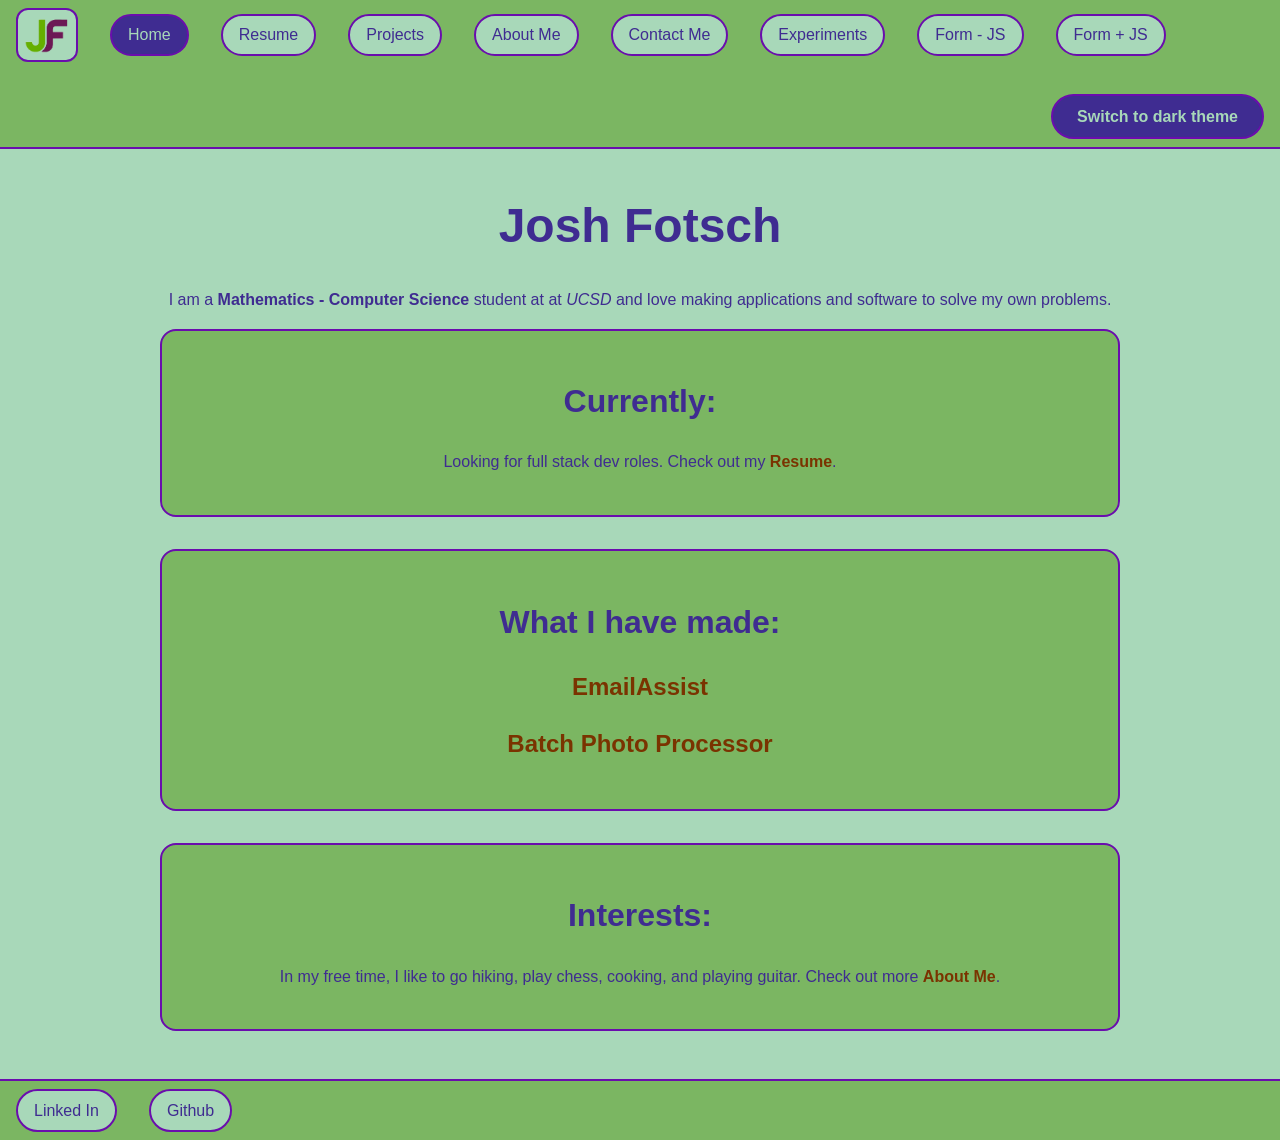
<file: index.html>
<!DOCTYPE html>
<html lang="en">

<head>
  <meta charset="utf-8">
  <meta name="viewport" content="width=device-width, initial-scale=1">
  <title>Josh Fotsch</title>
  <script src="hello-world.js"></script>
  <link rel="icon" type="image/png" href="media/logo.png">
  <link rel="stylesheet" href="style.css">
  <script src="theme.js"></script>
</head>

<body>
  <header>
    <picture>
      <source media="(prefers-color-scheme: dark)" srcset="media/logo-dark.png">
      <img src="media/logo.png" alt="Site logo" width="50">
    </picture>
    <nav>
      <ul>
        <li>
          <a href="index.html" aria-current="page">Home</a>
        </li>
        <li>
          <a href="resume.html">Resume</a>
        </li>
        <li>
          <a href="projects.html">Projects</a>
        </li>
        <li>
          <a href="about.html">About Me</a>
        </li>
        <li>
          <a href="contact.html">Contact Me</a>
        </li>
        <li>
          <a href="experiments.html">Experiments</a>
        </li>
        <li>
          <a href="form-no-js.html">Form - JS</a>
        </li>
        <li>
          <a href="form-with-js.html">Form + JS</a>
        </li>
      </ul>
    </nav>
  </header>

  <main>
    <h1>Josh Fotsch</h1>
    <p>I am a<b> Mathematics - Computer Science</b> student at at <i>UCSD</i> and love making applications and software
      to solve my
      own problems.</p>

    <section class="currently-section card">
      <h2>Currently:</h2>
      <p>Looking for full stack dev roles. Check out my <a href="resume.html"><strong>Resume</strong></a>.</p>
    </section>

    <section class="projects-section card">
      <h2>What I have made:</h2>
      <article>
        <h3><a href="projects.html#EmailAssist">EmailAssist</a></h3>
      </article>
      <article>
        <h3> <a href="projects.html#Batch-Photo-Processor">Batch Photo Processor</a></h3>
      </article>
    </section>

    <section class="interests-section card">
      <h2>Interests:</h2>
      <p>In my free time, I like to go hiking, play chess, cooking, and playing guitar. Check out more <a
          href="about.html"><strong>About Me</strong></a>.</p>
    </section>

    <hello-world></hello-world>
    <noscript>JavaScript is off. Consider turning it on for full effect!</noscript>

  </main>

  <footer>
    <ul>
      <li>
        <a href="https://www.linkedin.com/in/joshua-fotsch222/">Linked In</a>
      </li>
      <li>
        <a href="https://github.com/joshuafotsch">Github</a>
      </li>
    </ul>
  </footer>
</body>

</html>
</file>
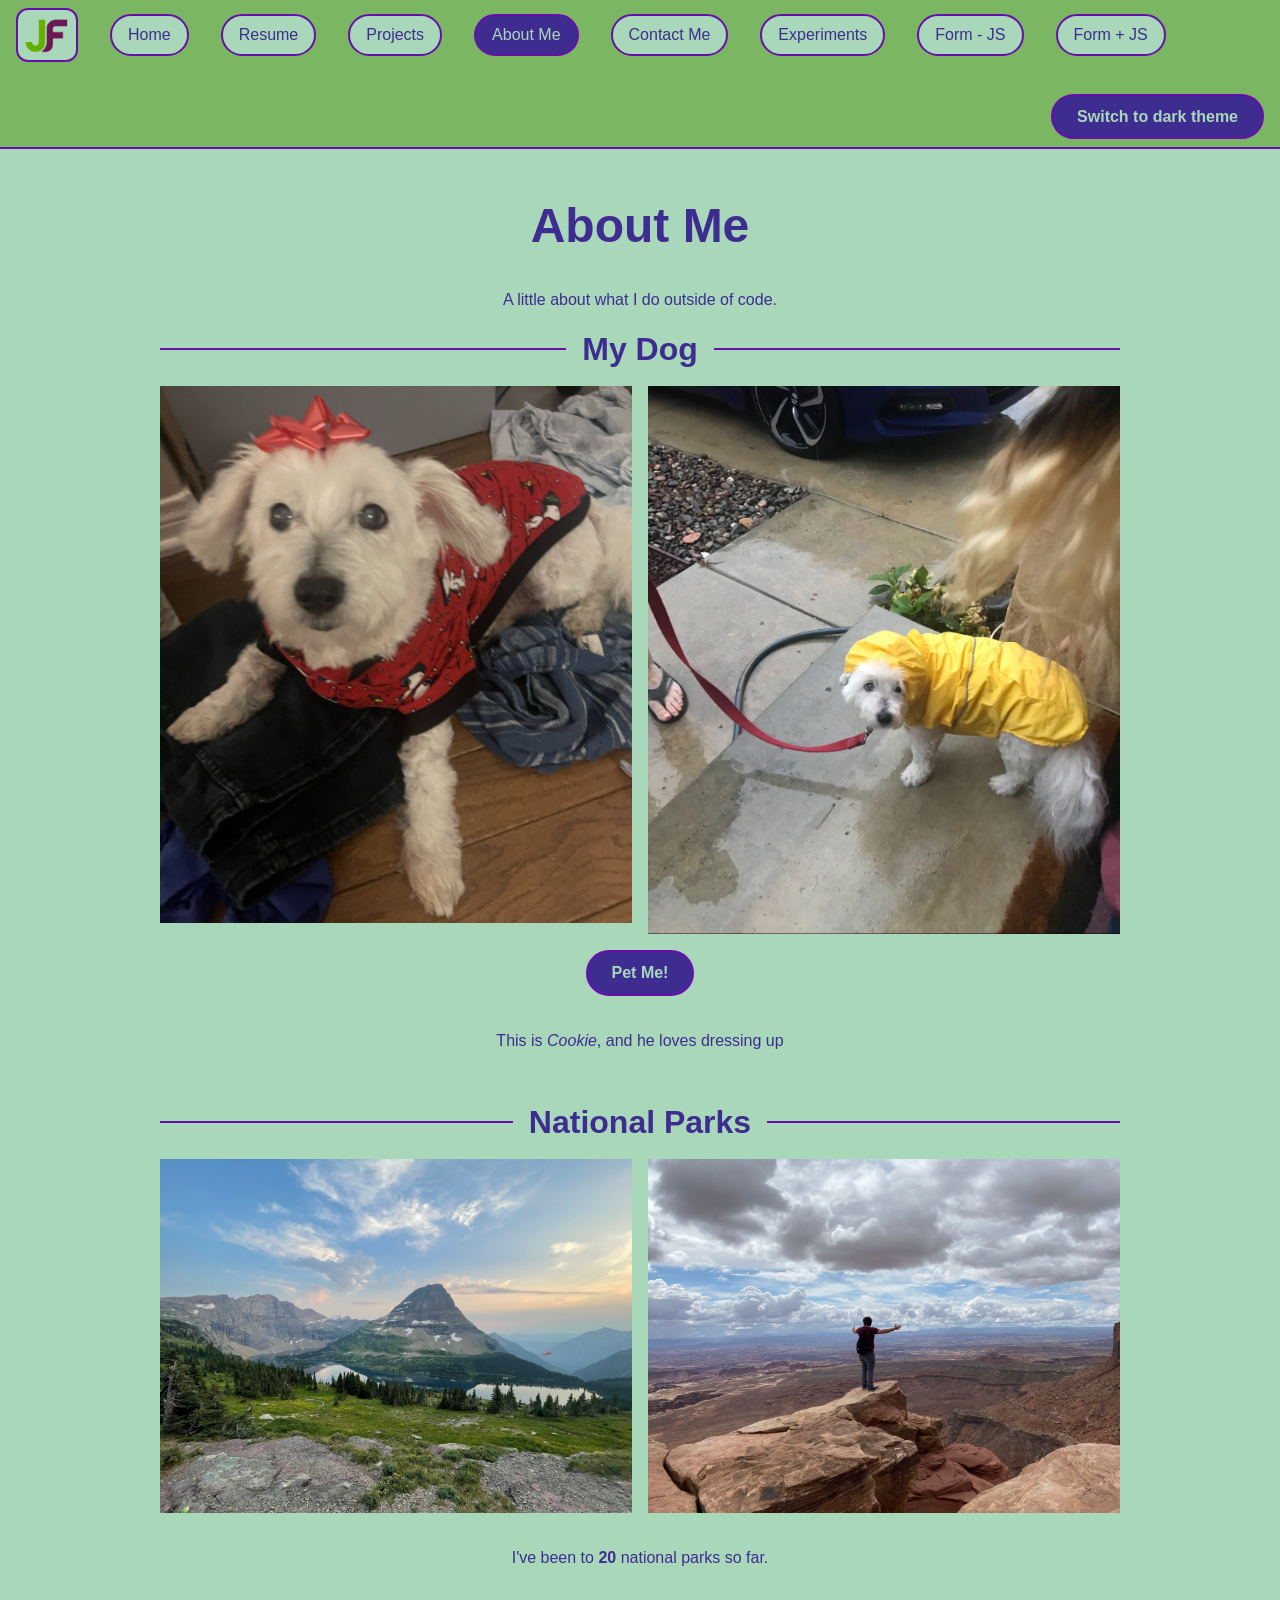
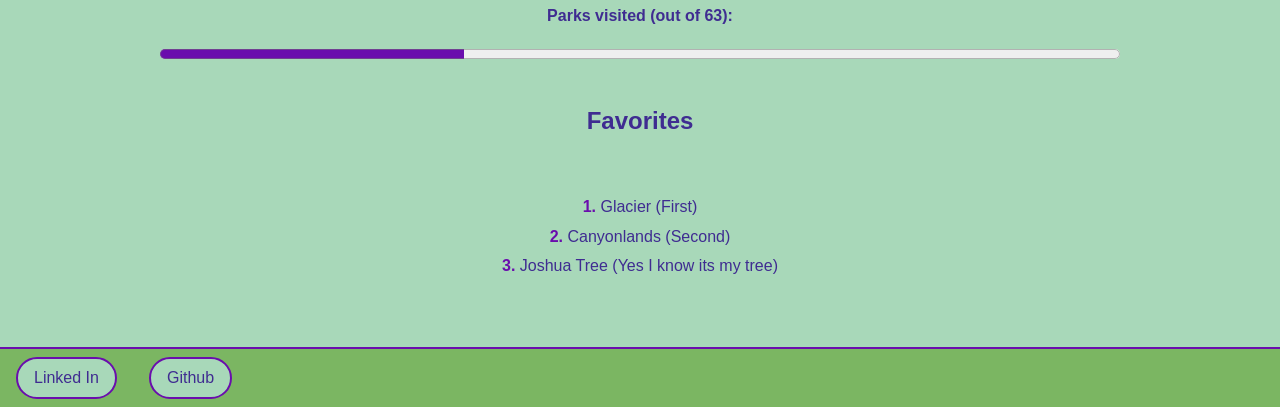
<file: about.html>
<!DOCTYPE html>
<html lang="en">

<head>
  <meta charset="UTF-8">
  <meta name="viewport" content="width=device-width, initial-scale=1.0">
  <link rel="icon" type="image/png" href="media/logo.png">
  <link rel="stylesheet" href="style.css">
  <script src="theme.js"></script>
  <title>About Me</title>
</head>

<body class="page-about">

  <header>
    <picture>
      <source media="(prefers-color-scheme: dark)" srcset="media/logo-dark.png">
      <img src="media/logo.png" alt="Site logo" width="50">
    </picture>
    <nav>
      <ul>
        <li>
          <a href="index.html">Home</a>
        </li>
        <li>
          <a href="resume.html">Resume</a>
        </li>
        <li>
          <a href="projects.html">Projects</a>
        </li>
        <li>
          <a href="about.html" aria-current="page">About Me</a>
        </li>
        <li>
          <a href="contact.html">Contact Me</a>
        </li>
        <li>
          <a href="experiments.html">Experiments</a>
        </li>
        <li>
          <a href="form-no-js.html">Form - JS</a>
        </li>
        <li>
          <a href="form-with-js.html">Form + JS</a>
        </li>
      </ul>
    </nav>
  </header>

  <main>
    <h1>About Me</h1>
    <p>A little about what I do outside of code.</p>


    <section id="dog">
      <h2>My Dog</h2>
      <img src="media/CookieAtChristmas.jpg" alt="Site Owners Dog in a christmas outfit" width="400">
      <img src="media/CookieInTheRain.png" alt="Site Owners Dog in a rain coat" width="400">
      <button command="show-modal" commandfor="my-dialog">Pet Me!</button>

      <dialog id="my-dialog">
        <p>🐕Woof!!!!🐶</p>
        <button command="close" commandfor="my-dialog">Close</button>
      </dialog>
      <p>This is <em>Cookie</em>, and he loves dressing up</p>
    </section>

    <section id="national-parks">
      <h2>National Parks</h2>
      <img src="media/Glacier.jpg" alt="Scenic view with a mountain and a lake" width="400">
      <img src="media/CanyonLands.jpg" alt="Scenic view of a CanyonLands with site owner standing on a rock"
        width="400">
      <p>I've been to <strong>20</strong> national parks so far.</p>

      <label for="parks-progress">Parks visited (out of 63):</label>
      <progress id="parks-progress" value="20" max="63">20 of 63</progress>

      <h3>Favorites</h3>
      <ol>
        <li>Glacier (First)</li>
        <li>Canyonlands (Second)</li>
        <li>Joshua Tree (Yes I know its my tree)</li>
      </ol>
    </section>


  </main>



  <footer>
    <ul>
      <li>
        <a href="https://www.linkedin.com/in/joshua-fotsch222/">Linked In</a>
      </li>
      <li>
        <a href="https://github.com/joshuafotsch">Github</a>
      </li>
    </ul>
  </footer>
</body>

</html>
</file>
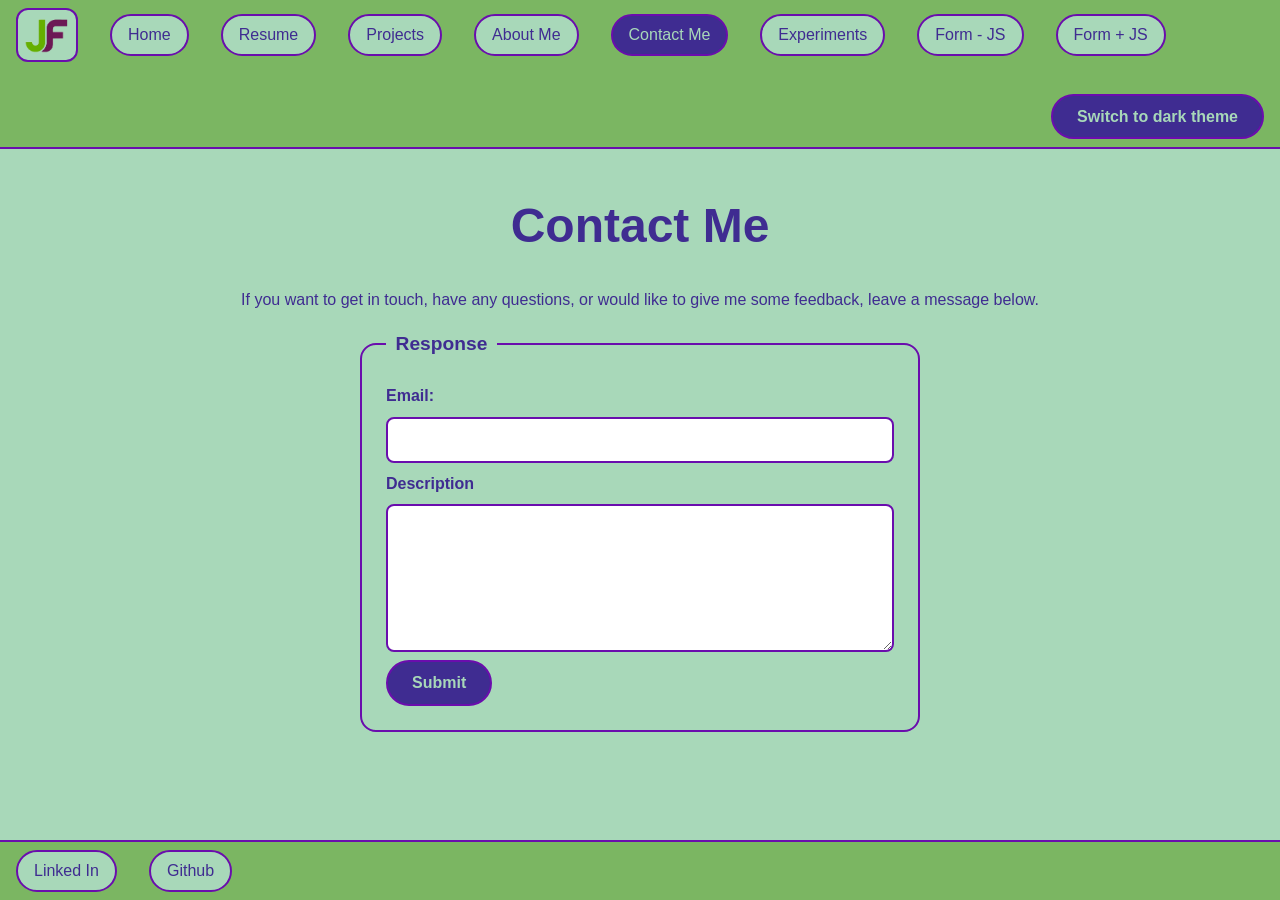
<file: contact.html>
<!DOCTYPE html>
<html lang="en">

<head>
  <meta charset="UTF-8">
  <meta name="viewport" content="width=device-width, initial-scale=1.0">
  <link rel="icon" type="image/png" href="media/logo.png">
  <link rel="stylesheet" href="style.css">
  <script src="theme.js"></script>
  <title>Contact Me</title>
</head>

<body>

  <header>
    <picture>
      <source media="(prefers-color-scheme: dark)" srcset="media/logo-dark.png">
      <img src="media/logo.png" alt="Site logo" width="50">
    </picture>
    <nav>
      <ul>
        <li>
          <a href="index.html">Home</a>
        </li>
        <li>
          <a href="resume.html">Resume</a>
        </li>
        <li>
          <a href="projects.html">Projects</a>
        </li>
        <li>
          <a href="about.html">About Me</a>
        </li>
        <li>
          <a href="contact.html" aria-current="page">Contact Me</a>
        </li>
        <li>
          <a href="experiments.html">Experiments</a>
        </li>
        <li>
          <a href="form-no-js.html">Form - JS</a>
        </li>
        <li>
          <a href="form-with-js.html">Form + JS</a>
        </li>
      </ul>
    </nav>
  </header>

  <main>
    <h1>Contact Me</h1>
    <p>If you want to get in touch, have any questions, or would like to give me some feedback, leave a message below.
    </p>

    <form>
      <fieldset>
        <legend>Response</legend>
        <label for="response-email"><span>Email:</span></label>
        <input type="email" id="response-email" name="email">
        <label for="response-description">Description</label>
        <textarea id="response-description" name="description" rows="5" cols="50" required minlength="2"></textarea>
        <button>Submit</button>
      </fieldset>
    </form>
  </main>


  <footer>
    <ul>
      <li>
        <a href="https://www.linkedin.com/in/joshua-fotsch222/">Linked In</a>
      </li>
      <li>
        <a href="https://github.com/joshuafotsch">Github</a>
      </li>
    </ul>
  </footer>
</body>

</html>
</file>
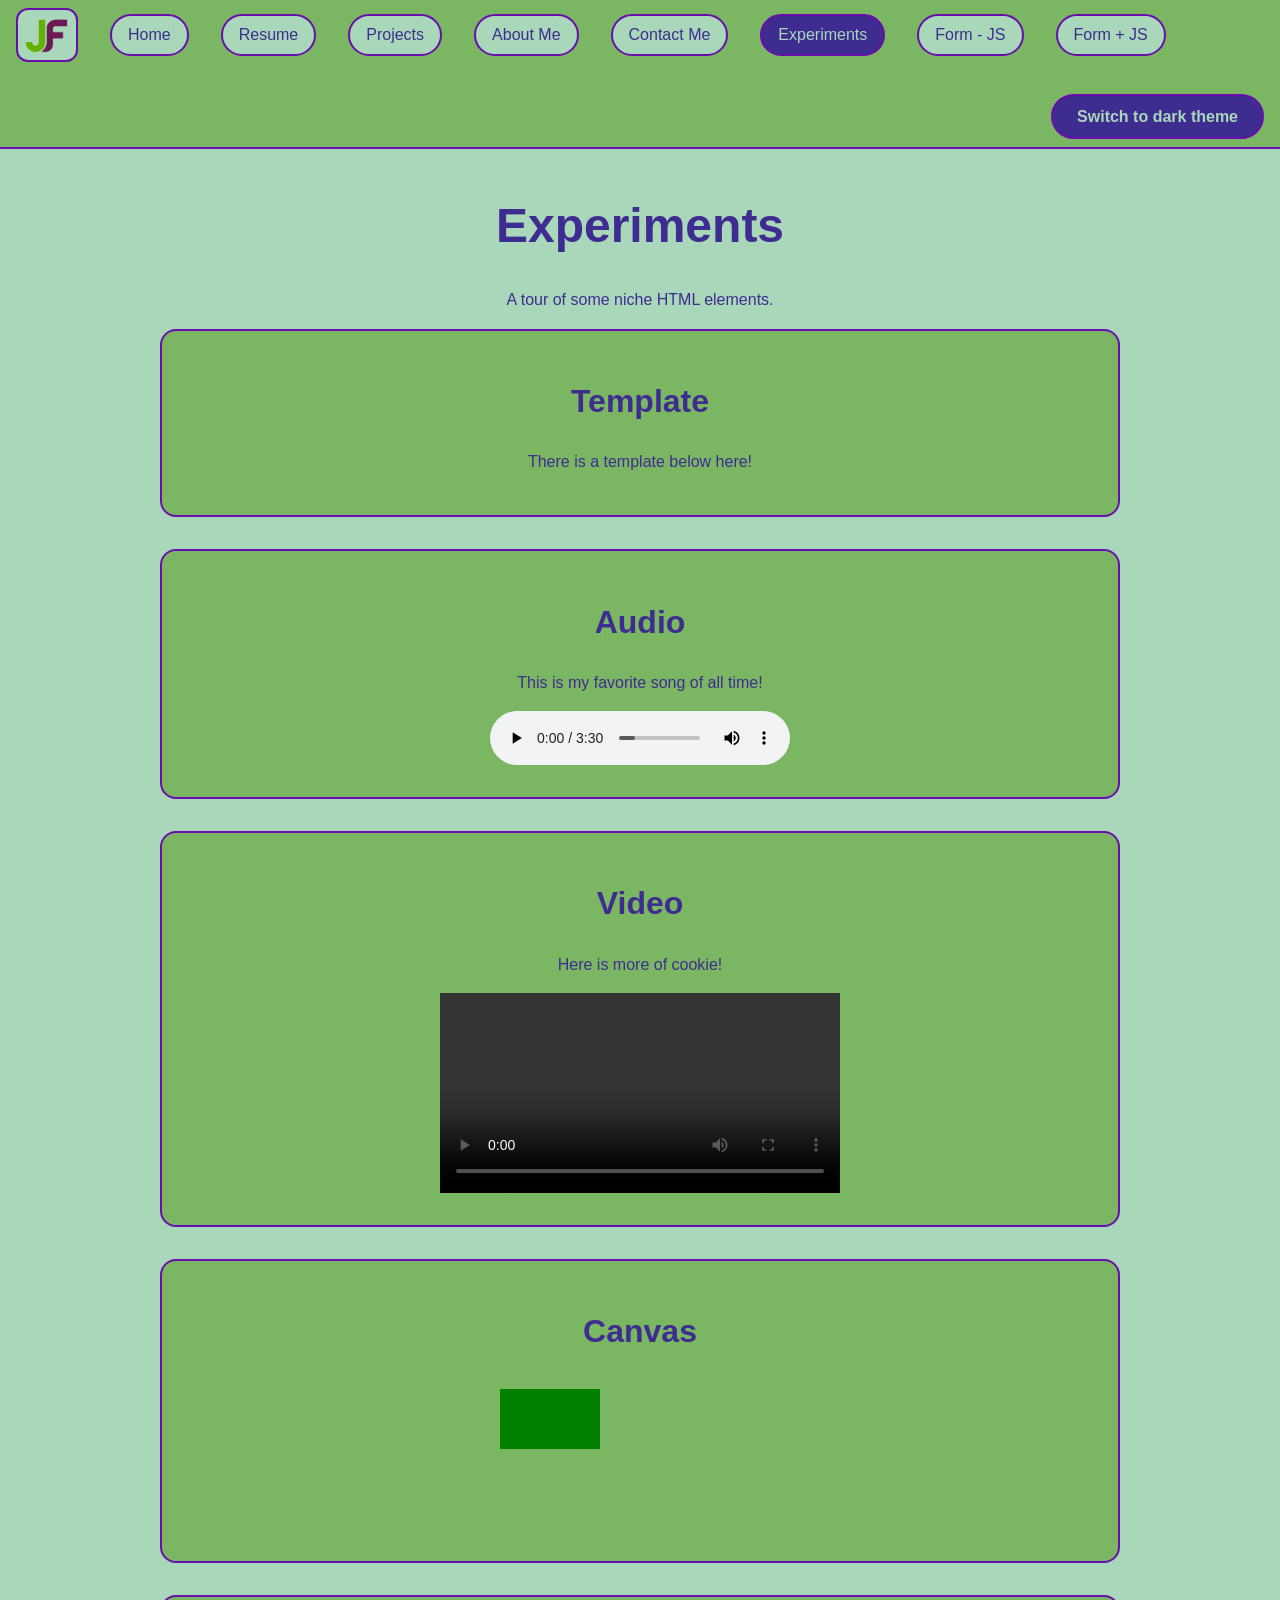
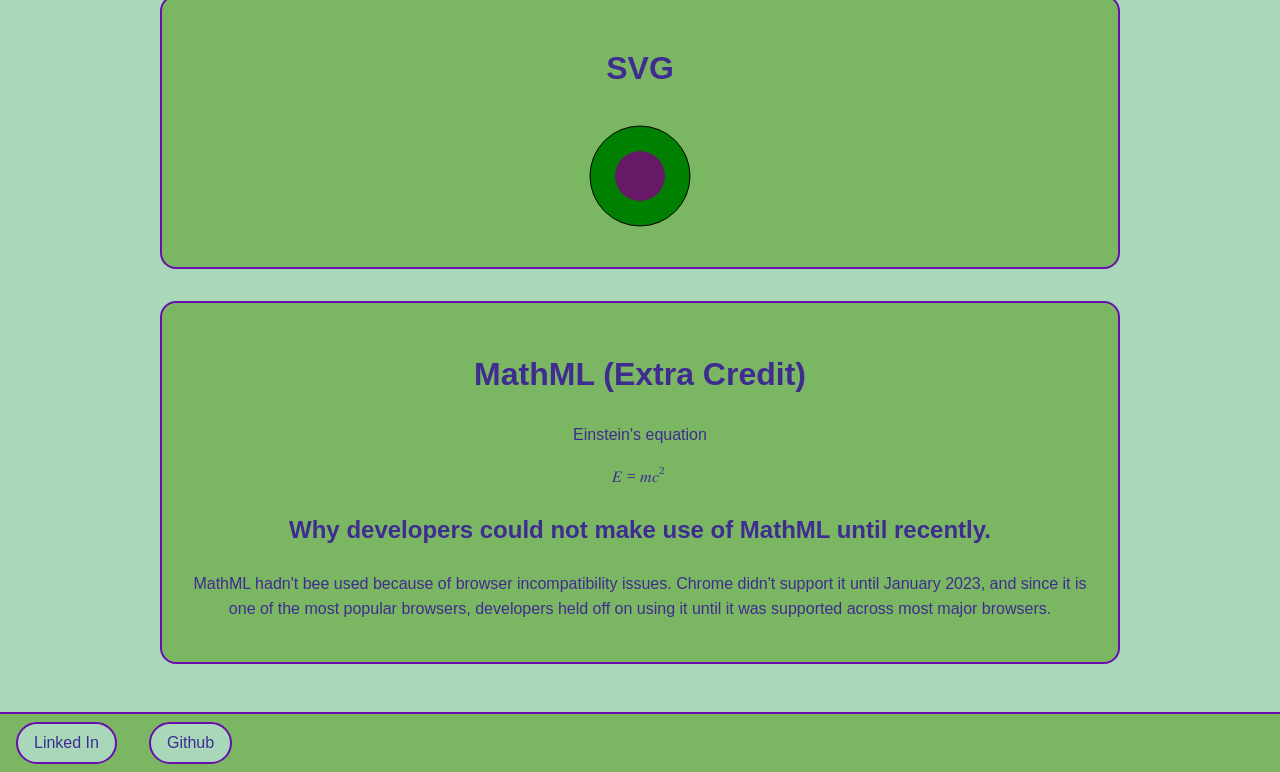
<file: experiments.html>
<!DOCTYPE html>
<html lang="en">

<head>
  <meta charset="UTF-8">
  <meta name="viewport" content="width=device-width, initial-scale=1.0">
  <link rel="icon" type="image/png" href="media/logo.png">
  <link rel="stylesheet" href="style.css">
  <script src="theme.js"></script>
  <title>Experiments</title>
</head>

<body>
  <header>
    <picture>
      <source media="(prefers-color-scheme: dark)" srcset="media/logo-dark.png">
      <img src="media/logo.png" alt="Site logo" width="50">
    </picture>
    <nav>
      <ul>
        <li>
          <a href="index.html">Home</a>
        </li>
        <li>
          <a href="resume.html">Resume</a>
        </li>
        <li>
          <a href="projects.html">Projects</a>
        </li>
        <li>
          <a href="about.html">About Me</a>
        </li>
        <li>
          <a href="contact.html">Contact Me</a>
        </li>
        <li>
          <a href="experiments.html" aria-current="page">Experiments</a>
        </li>
        <li>
          <a href="form-no-js.html">Form - JS</a>
        </li>
        <li>
          <a href="form-with-js.html">Form + JS</a>
        </li>
      </ul>
    </nav>
  </header>
  <main>

    <h1>Experiments</h1>
    <p>A tour of some niche HTML elements.</p>


    <section id="template-demo" class="card">
      <h2>Template</h2>
      <p>There is a template below here!</p>
      <template id="project-template">
        <article>
          <h3>Project name</h3>
          <p>Project description goes here.</p>
        </article>
      </template>
    </section>


    <section id="audio-demo" class="card">
      <h2>Audio</h2>
      <p>This is my favorite song of all time!</p>
      <audio controls>
        <source src="media/Hey-Ya-Cover-KAMAUU.mp3" type="audio/mpeg">
      </audio>
    </section>

    <section id="video-demo" class="card">
      <h2>Video</h2>
      <p>Here is more of cookie!</p>
      <video controls width="400" preload="metadata">
        <source src="media/CookieVideo.mp4" type="video/mp4">
      </video>
    </section>

    <section id="canvas-demo" class="card">
      <h2>Canvas</h2>
      <div id="canvas-wrapper">
        <canvas id="demo-canvas" width="300" height="150"></canvas>
      </div>
      <script>
        const canvas = document.getElementById("demo-canvas");
        const context = canvas.getContext("2d");
        context.fillStyle = "green";
        context.fillRect(10, 10, 100, 60);
      </script>
    </section>

    <section id="svg-demo" class="card">
      <h2>SVG</h2>
      <svg width="120" height="120" viewBox="0 0 120 120" role="img" aria-labelledby="svg-title">
        <title id="svg-title">A green circle with a purple center</title>
        <circle cx="60" cy="60" r="50" fill="green" stroke="black" />
        <circle cx="60" cy="60" r="25" fill="purple" opacity="0.8" />
      </svg>
    </section>


    <section id="mathml-demo" class="card">
      <h2>MathML (Extra Credit)</h2>
      <p>Einstein's equation</p>
      <math>
        <mrow>
          <mi>E</mi>
          <mo>=</mo>
          <mi>m</mi>
          <msup>
            <mi>c</mi>
            <mn>2</mn>
          </msup>
        </mrow>
      </math>
      <h3>Why developers could not make use of MathML until recently.</h3>
      <p>MathML hadn't bee used because of browser incompatibility issues. Chrome didn't support it until January 2023,
        and since it is one of the most popular browsers, developers held off on using it until it was supported across
        most major browsers. </p>
    </section>

  </main>
  <footer>
    <ul>
      <li>
        <a href="https://www.linkedin.com/in/joshua-fotsch222/">Linked In</a>
      </li>
      <li>
        <a href="https://github.com/joshuafotsch">Github</a>
      </li>
    </ul>
  </footer>
</body>

</html>
</file>
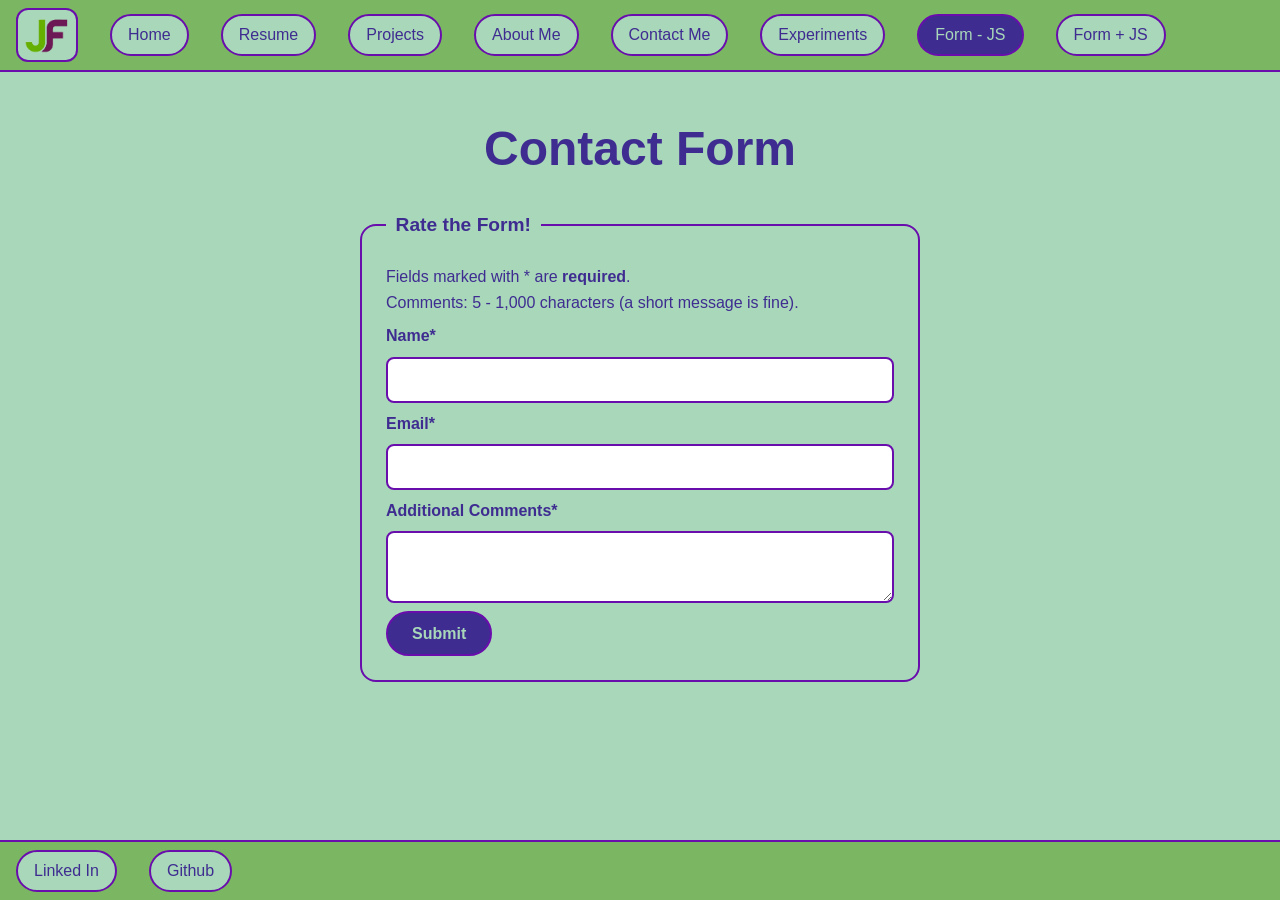
<file: form-no-js.html>
<!DOCTYPE html>
<html lang="en">

<head>
  <meta charset="UTF-8">
  <meta name="viewport" content="width=device-width, initial-scale=1.0">
  <link rel="icon" type="image/png" href="media/logo.png">
  <link rel="stylesheet" href="style.css">
  <title>Form</title>
</head>

<body>
  <header>
    <picture>
      <source media="(prefers-color-scheme: dark)" srcset="media/logo-dark.png">
      <img src="media/logo.png" alt="Site logo" width="50">
    </picture>
    <nav>
      <ul>
        <li>
          <a href="index.html">Home</a>
        </li>
        <li>
          <a href="resume.html">Resume</a>
        </li>
        <li>
          <a href="projects.html">Projects</a>
        </li>
        <li>
          <a href="about.html">About Me</a>
        </li>
        <li>
          <a href="contact.html">Contact Me</a>
        </li>
        <li>
          <a href="experiments.html">Experiments</a>
        </li>
        <li>
          <a href="form-no-js.html" aria-current="page">Form - JS</a>
        </li>
        <li>
          <a href="form-with-js.html">Form + JS</a>
        </li>
      </ul>
    </nav>
  </header>

  <main>
    <h1>Contact Form</h1>

    <form action="https://httpbin.org/post" method="post">

      <fieldset>
        <legend>Rate the Form!</legend>
        <p id="form-instructions">
          Fields marked with * are <strong>required</strong>. <br>
          Comments: 5 - 1,000 characters (a short message is fine).
        </p>

        <label for="name">Name*</label>
        <input type="text" name="name" id="name" autocomplete="name" required minlength="1" maxlength="100">

        <label for="email">Email*</label>
        <input type="email" name="email" id="email" autocomplete="email" required>

        <label for="comments">Additional Comments*</label>
        <textarea name="comments" id="comments" required minlength="5" maxlength="1000"></textarea>

        <input type="hidden" name="possible_bot" value="true">

        <button type="submit">Submit</button>
      </fieldset>


    </form>
  </main>

  <footer>
    <ul>
      <li>
        <a href="https://www.linkedin.com/in/joshua-fotsch222/">Linked In</a>
      </li>
      <li>
        <a href="https://github.com/joshuafotsch">Github</a>
      </li>
    </ul>
  </footer>
</body>

</html>
</file>
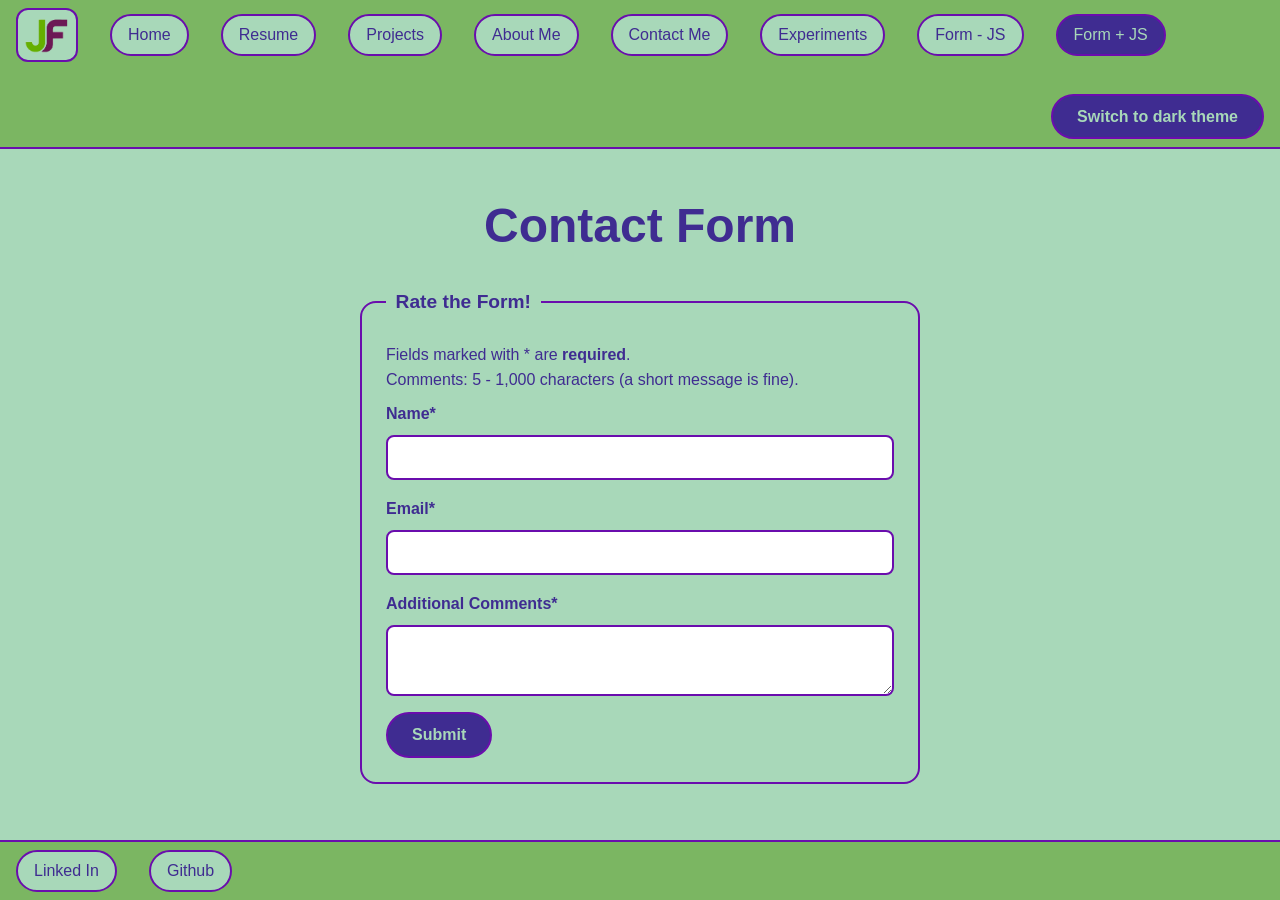
<file: form-with-js.html>
<!DOCTYPE html>
<html lang="en">

<head>
  <meta charset="UTF-8">
  <meta name="viewport" content="width=device-width, initial-scale=1.0">
  <link rel="icon" type="image/png" href="media/logo.png">
  <link rel="stylesheet" href="style.css">
  <script src="theme.js"></script>
  <script src="form.js" defer></script>
  <title>Form</title>
</head>

<body>
  <header>
    <picture>
      <source media="(prefers-color-scheme: dark)" srcset="media/logo-dark.png">
      <img src="media/logo.png" alt="Site logo" width="50">
    </picture>
    <nav>
      <ul>
        <li>
          <a href="index.html">Home</a>
        </li>
        <li>
          <a href="resume.html">Resume</a>
        </li>
        <li>
          <a href="projects.html">Projects</a>
        </li>
        <li>
          <a href="about.html">About Me</a>
        </li>
        <li>
          <a href="contact.html">Contact Me</a>
        </li>
        <li>
          <a href="experiments.html">Experiments</a>
        </li>
        <li>
          <a href="form-no-js.html">Form - JS</a>
        </li>
        <li>
          <a href="form-with-js.html" aria-current="page">Form + JS</a>
        </li>
      </ul>
    </nav>
  </header>

  <main>
    <h1>Contact Form</h1>

    <form action="https://httpbin.org/post" method="post">

      <fieldset>
        <legend>Rate the Form!</legend>
        <p id="form-instructions">
          Fields marked with * are <strong>required</strong>. <br>
          Comments: 5 - 1,000 characters (a short message is fine).
        </p>

        <div id="name-info">
          <label for="name">Name*</label>
          <p class="char-limit" id="name-count" hidden></p>
        </div>
        <input type="text" name="name" id="name" autocomplete="name" required minlength="1" maxlength="100"
          aria-describedby="form-instructions name-count name-error">
        <p id="name-error" class="error" aria-live="polite"></p>

        <label for="email">Email*</label>
        <input type="email" name="email" id="email" autocomplete="email" required
          aria-describedby="form-instructions email-error">
        <p id="email-error" class="error" aria-live="polite"></p>

        <div id="comments-info">
          <label for="comments">Additional Comments*</label>
          <p class="char-limit" id="comments-count" hidden></p>
        </div>
        <textarea name="comments" id="comments" required minlength="5" maxlength="1000"
          aria-describedby="form-instructions comments-count comments-error"></textarea>
        <p id="comments-error" class="error" aria-live="polite"></p>

        <input type="hidden" name="possible_bot" value="true">
        <input type="hidden" name="form-errors">

        <button id="form-submit" type="submit">Submit</button>
      </fieldset>

    </form>
  </main>

  <footer>
    <ul>
      <li>
        <a href="https://www.linkedin.com/in/joshua-fotsch222/">Linked In</a>
      </li>
      <li>
        <a href="https://github.com/joshuafotsch">Github</a>
      </li>
    </ul>
  </footer>
</body>

</html>
</file>
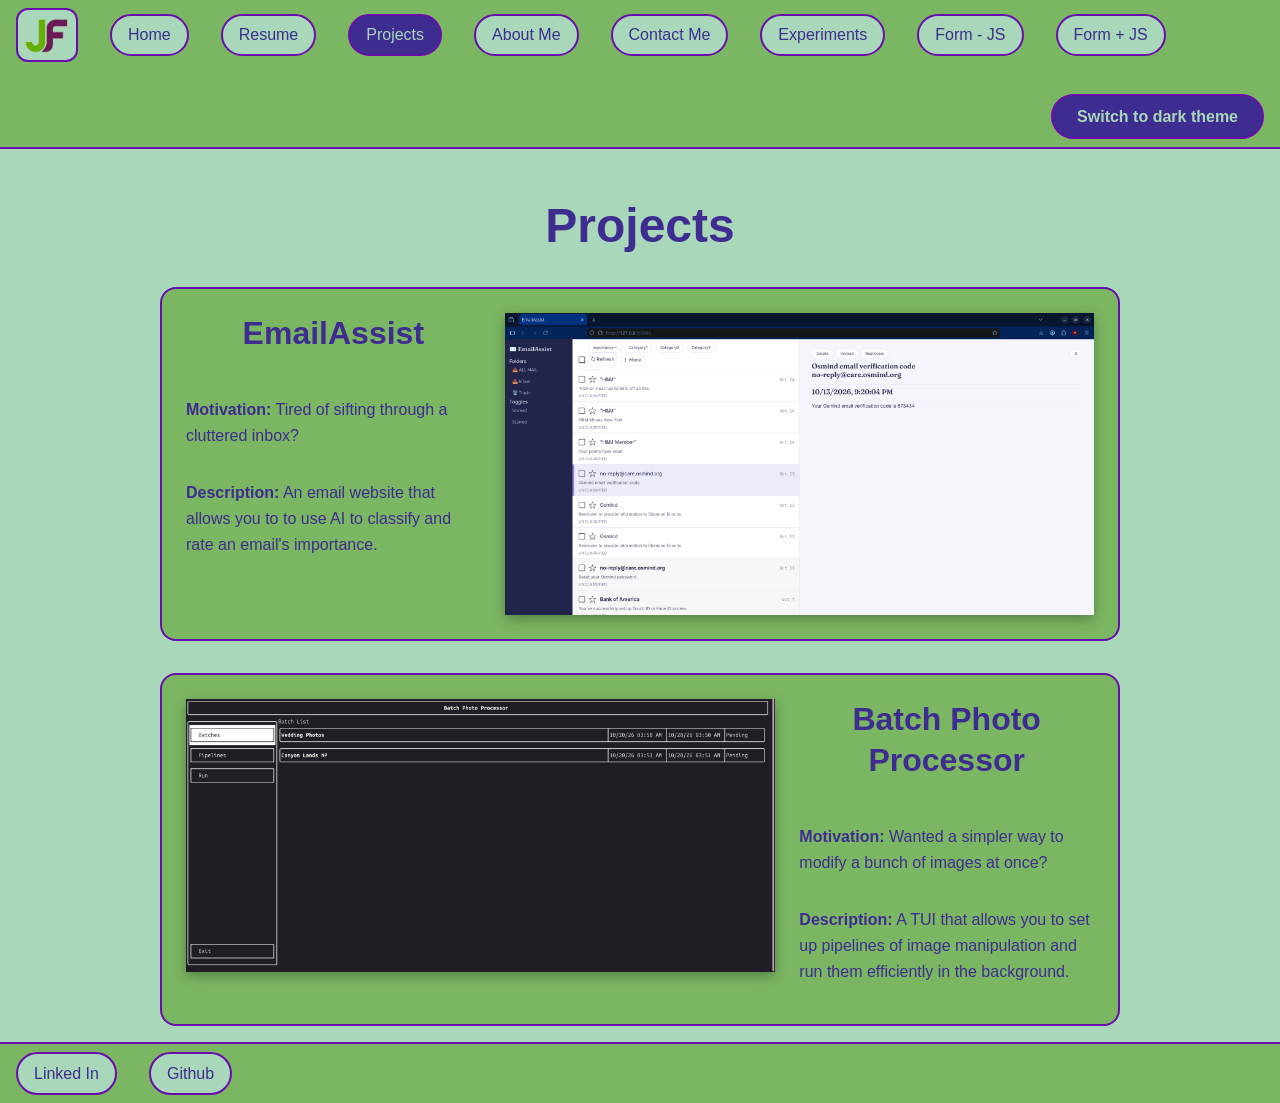
<file: projects.html>
<!DOCTYPE html>
<html lang="en">

<head>
  <meta charset="UTF-8">
  <meta name="viewport" content="width=device-width, initial-scale=1.0">
  <link rel="icon" type="image/png" href="media/logo.png">
  <link rel="stylesheet" href="style.css">
  <script src="theme.js"></script>
  <title>Projects</title>
</head>

<body>
  <header>
    <picture>
      <source media="(prefers-color-scheme: dark)" srcset="media/logo-dark.png">
      <img src="media/logo.png" alt="Site logo" width="50">
    </picture>
    <nav>
      <ul>
        <li>
          <a href="index.html">Home</a>
        </li>
        <li>
          <a href="resume.html">Resume</a>
        </li>
        <li>
          <a href="projects.html" aria-current="page">Projects</a>
        </li>
        <li>
          <a href="about.html">About Me</a>
        </li>
        <li>
          <a href="contact.html">Contact Me</a>
        </li>
        <li>
          <a href="experiments.html">Experiments</a>
        </li>
        <li>
          <a href="form-no-js.html">Form - JS</a>
        </li>
        <li>
          <a href="form-with-js.html">Form + JS</a>
        </li>
      </ul>
    </nav>
  </header>

  <main>
    <h1>Projects</h1>
    <ol class="project-list">
      <li class="card">
        <article id="EmailAssist">
          <project-card>
            <h2>EmailAssist</h2>
            <p><strong>Motivation:</strong> Tired of sifting through a cluttered inbox?</p>
            <p><strong>Description:</strong> An email website that allows you to to use AI to classify and rate an
              email's importance.</p>
            <img src="media/EmailAssistDemo.png" alt="Email Website" width="800">
          </project-card>
        </article>
      </li>
      <li class="card">

        <article id="Batch-Photo-Processor">
          <project-card>
            <h2>Batch Photo Processor</h2>
            <p><strong>Motivation:</strong> Wanted a simpler way to modify a bunch of images at once?</p>
            <p><strong>Description:</strong> A TUI that allows you to set up pipelines of image manipulation and run
              them efficiently in the background.</p>
            <img src="media/BPP-Demo.png" alt="Terminal interface for Photo Processor" width="800">
          </project-card>

        </article>
      </li>
    </ol>


  </main>




  <footer>
    <ul>
      <li>
        <a href="https://www.linkedin.com/in/joshua-fotsch222/">Linked In</a>
      </li>
      <li>
        <a href="https://github.com/joshuafotsch">Github</a>
      </li>
    </ul>
  </footer>
</body>

</html>
</file>
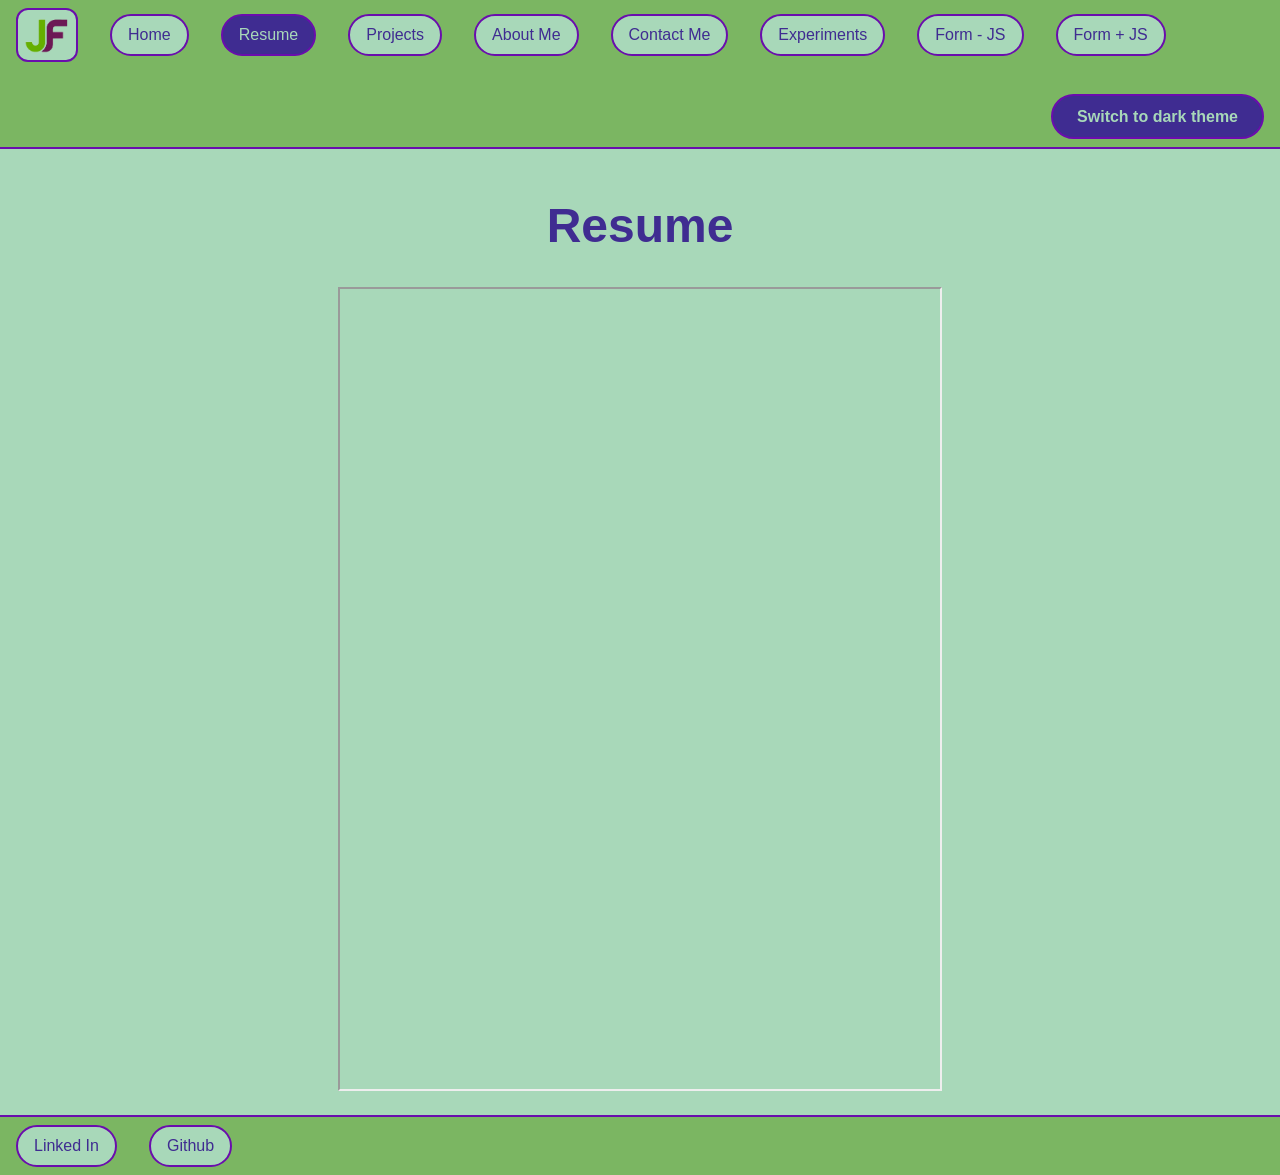
<file: resume.html>
<!DOCTYPE html>
<html lang="en">

<head>
  <meta charset="UTF-8">
  <meta name="viewport" content="width=device-width, initial-scale=1.0">
  <link rel="icon" type="image/png" href="media/logo.png">
  <link rel="stylesheet" href="style.css">
  <script src="theme.js"></script>
  <title>Resume</title>
</head>

<body>
  <header>
    <picture>
      <source media="(prefers-color-scheme: dark)" srcset="media/logo-dark.png">
      <img src="media/logo.png" alt="Site logo" width="50">
    </picture>
    <nav>
      <ul>
        <li>
          <a href="index.html">Home</a>
        </li>
        <li>
          <a href="resume.html" aria-current="page">Resume</a>
        </li>
        <li>
          <a href="projects.html">Projects</a>
        </li>
        <li>
          <a href="about.html">About Me</a>
        </li>
        <li>
          <a href="contact.html">Contact Me</a>
        </li>
        <li>
          <a href="experiments.html">Experiments</a>
        </li>
        <li>
          <a href="form-no-js.html">Form - JS</a>
        </li>
        <li>
          <a href="form-with-js.html">Form + JS</a>
        </li>
      </ul>
    </nav>
  </header>

  <main>
    <h1>Resume</h1>
    <iframe title="Resume" width="600" height="800" src="media/Resume.pdf"></iframe>
  </main>


  <footer>
    <ul>
      <li>
        <a href="https://www.linkedin.com/in/joshua-fotsch222/">Linked In</a>
      </li>
      <li>
        <a href="https://github.com/joshuafotsch">Github</a>
      </li>
    </ul>
  </footer>
</body>

</html>
</file>
<file: style.css>
/* Name: Josh Fotsch
   Repo URL: https://github.com/joshuafotsch/CSE134B-HW3
*/

:root {
    /* Palette */
    --Light-Green: #A8D8B9;
    --Lime-Green: #7BB662;
    --Deep-Slate-Purple: #3f2c91;
    --Royal-Purple: #6A0DAD;
    --Burnt-Orange: #7A3300;

    /* Colors */
    --color-background: var(--Light-Green);
    --color-nav: var(--Lime-Green);
    --color-text: var(--Deep-Slate-Purple);
    --color-link: var(--Burnt-Orange);
    --color-link-visited: var(--Burnt-Orange);
    --color-border: var(--Royal-Purple);
    --color-button-background: var(--Light-Green);
    --color-card-background: var(--Lime-Green);
    --color-accent: var(--Deep-Slate-Purple);
    --color-on-accent: var(--Light-Green);
    --color-hover: var(--Royal-Purple);
    --color-focus: var(--Deep-Slate-Purple);
    --color-input-background: #ffffff;
    --color-valid: #2e7d32;
    --color-invalid: #d32f2f;
    --color-error: red;

    color-scheme: light;

    /* Font */
    --font-family: Arial, Helvetica, sans-serif;

    /* Layout */
    --content-width: 60rem;
    --space: 1rem;
    --border: 2px solid var(--color-border);
}

/* Dark theme: turned on by theme.js setting data-theme="dark" on <html>.
   Without JS defaults to light */
:root[data-theme="dark"] {
    --color-background: #1e1a2e;
    --color-nav: #2b2350;
    --color-text: #e6f4ea;
    --color-link: #ffb37a;
    --color-link-visited: #ffb37a;
    --color-border: #b79cff;
    --color-button-background: #3a3066;
    --color-card-background: #2b2350;
    --color-accent: #c9b6ff;
    --color-on-accent: #1e1a2e;
    --color-hover: #a98bff;
    --color-focus: #ffd27a;
    --color-input-background: #14111f;
    --color-valid: #81c784;
    --color-invalid: #ff8a80;
    --color-error: #ff8a80;

    color-scheme: dark;
}

/* Theme toggle (created by theme.js, so it never appears without JS) */
#theme-toggle {
    margin-inline-start: auto;
}

/* Transitions */
@view-transition {
    navigation: auto;
}

@media (prefers-reduced-motion: reduce) {

    ::view-transition-group(*),
    ::view-transition-old(*),
    ::view-transition-new(*) {
        animation: none !important;
    }
}

/* Global Styles:*/
body {
    display: flex;
    flex-direction: column;
    min-height: 100vh;
    margin: 0;
    background-color: var(--color-nav);
    font-family: var(--font-family);
    color: var(--color-text);
    line-height: 1.6;
}

main {
    text-align: center;
    flex: 1;
    background-color: var(--color-background);
    padding-block: var(--space);
    padding-inline: max(calc(var(--space) * 1.5), (100% - var(--content-width)) / 2);
}

img,
video,
iframe {
    max-width: 100%;
}

img,
video {
    height: auto;
}

h1 {
    font-size: 3rem;
    line-height: 1.2;
}

h2 {
    font-size: 2rem;
    line-height: 1.3;
    text-align: center;
}

h3 {
    font-size: 1.5rem;
    line-height: 1.4;
}

a:link {
    color: var(--color-link);
    text-decoration: none;
}

a:visited {
    color: var(--color-link-visited);
}

/* Header and footer */
header {
    display: flex;
    flex-wrap: wrap;
    align-items: center;
    gap: 2rem;
    padding: 0.5rem 1rem;
    background-color: var(--color-nav);
    border-bottom: var(--border);
}

/* logo inside the header */
header img {
    display: block;
    padding: 0.25rem;
    background-color: var(--color-button-background);
    border: var(--border);
    border-radius: 0.75rem;
}

footer {
    padding: 0.5rem 1rem;
    background-color: var(--color-nav);
    border-top: var(--border);
}

nav ul,
footer ul {
    display: flex;
    flex-wrap: wrap;
    gap: 2rem;
    margin: 0;
    padding: 0;
    list-style-type: none;
}

/* Nav and footer buttons */
nav a:link,
nav a:visited,
footer a:link,
footer a:visited {
    display: inline-block;
    padding: 0.4em 1em;
    border: var(--border);
    border-radius: 999px;
    background-color: var(--color-button-background);
    color: var(--color-text);
}

nav a:hover,
footer a:hover {
    background-color: var(--color-hover);
    color: var(--color-on-accent);
}

nav a:focus-visible,
footer a:focus-visible {
    outline: 3px solid var(--color-focus);
    outline-offset: 3px;
}

/* Current page nav link */
nav a[aria-current="page"] {
    background-color: var(--color-accent);
    color: var(--color-on-accent);
}

/* Card box: home and experiments sections, each project in the list */
.card {
    padding: calc(var(--space) * 1.5);
    background-color: var(--color-card-background);
    border: var(--border);
    border-radius: 1rem;
}

/* Space between sections */
main>section {
    margin-bottom: calc(var(--space) * 2);
}

label {
    font-weight: bold;
}

/* Pill buttons (about + contact) */
button {
    padding: 0.5em 1.5em;
    font: inherit;
    font-weight: bold;
    color: var(--color-on-accent);
    background-color: var(--color-accent);
    border: var(--border);
    border-radius: 999px;
    cursor: pointer;
}

button:hover {
    background-color: var(--color-hover);
}

button:focus-visible {
    outline: 3px solid var(--color-focus);
    outline-offset: 3px;
}

/* Narrow screens: logo above nav, smaller gaps */
@media (max-width: 40rem) {
    header {
        flex-direction: column;
        align-items: flex-start;
        gap: calc(var(--space) * 0.5);
    }

    nav ul,
    footer ul {
        gap: calc(var(--space) * 0.5);
    }

    #theme-toggle {
        margin-inline-start: 0;
    }
}

/* Page specific style: */

/* INDEX (index.html) */

/* RESUME (resume.html) */

/* PROJECTS (projects.html) */

/* Remove list numbers */
.project-list {
    list-style-type: none;
    padding: 0;
    margin: 0;
}

/* Adjacent sibling combinator: space between projects */
.project-list>li+li {
    margin-top: calc(var(--space) * 2);
}

/* Narrow screens: text, then screenshot below */
project-card {
    text-align: left;
    display: grid;
    column-gap: calc(var(--space) * 1.5);
    align-items: start;
}

project-card>h2 {
    margin-top: 0;
}

/* Screenshot fills its column, so it grows with the screen */
project-card>img {
    width: 100%;
    box-shadow: 0 0.25rem 0.75rem rgb(0 0 0 / 0.3);
}

/* Wider screens: text 1/3, screenshot 2/3, side by side */
@media (min-width: 48rem) {
    project-card {
        grid-template-columns: 1fr 2fr;
        grid-template-rows: auto auto 1fr;
    }

    /* Child combinator: text in the narrow column */
    project-card>* {
        grid-column: 1;
    }

    project-card>img {
        grid-column: 2;
        grid-row: 1 / 4;
    }

    /* Zig-zag: every second project flips sides */
    .project-list>li:nth-child(even) project-card {
        grid-template-columns: 2fr 1fr;
    }

    .project-list>li:nth-child(even) project-card>* {
        grid-column: 2;
    }

    .project-list>li:nth-child(even) project-card>img {
        grid-column: 1;
    }
}

/* ABOUT (about.html) */
.page-about main>section {
    display: grid;
    grid-template-columns: 1fr 1fr;
    gap: var(--space);
    align-items: start;
}

.page-about main>section>* {
    grid-column: 1 / -1;
}

.page-about main>section>img {
    grid-column: auto;
    width: 100%;
}

.page-about main>section>h2 {
    display: flex;
    align-items: center;
    gap: var(--space);
    margin: 0;
}

.page-about main>section>h2::before,
.page-about main>section>h2::after {
    content: "";
    flex: 1;
    border-top: var(--border);
}

.page-about button {
    justify-self: center;
}

.page-about progress {
    width: 100%;
    height: 1.25rem;
    accent-color: var(--color-hover);
}

.page-about ol {
    list-style-position: inside;
    padding: 0;
}

.page-about ol li {
    margin-bottom: 0.25em;
}

.page-about ol li::marker {
    color: var(--color-border);
    font-weight: bold;
}

/* Narrow screens: stack the photos */
@media (max-width: 40rem) {
    .page-about main>section {
        grid-template-columns: 1fr;
    }
}


/* CONTACT (contact.html) */
form {
    max-width: 35rem;
    margin-inline: auto;
    text-align: left;
}

form fieldset {
    display: flex;
    flex-direction: column;
    gap: calc(var(--space) * 0.5);
    margin: 0;
    padding: calc(var(--space) * 1.5);
    background-color: var(--color-button-background);
    border: var(--border);
    border-radius: 1rem;
}

legend {
    padding: 0 0.5em;
    font-size: 1.2rem;
    font-weight: bold;
}

input[type="email"],
input[type="text"],
textarea {
    width: 100%;
    box-sizing: border-box;
    padding: 0.5em 0.75em;
    font: inherit;
    color: var(--color-text);
    background-color: var(--color-input-background);
    border: var(--border);
    border-radius: 0.5rem;
}

/* Submit button */
form button {
    align-self: flex-start;
}

input:focus-visible,
textarea:focus-visible {
    outline: 3px solid var(--color-focus);
    outline-offset: 3px;
}

/* EXPERIMENTS (experiments.html) */

/* Form No JS */
input:user-valid,
select:user-valid,
textarea:user-valid {
    border: 2px solid var(--color-valid);
}

input:user-invalid,
select:user-invalid,
textarea:user-invalid {
    border: 2px solid var(--color-invalid);
    border-style: dashed;
}

#form-instructions {
    text-align: start;
    margin: 0;
}

.error {
    color: var(--color-error);
    margin: 0;
    white-space: pre-line;
}

#name-info,
#email-info,
#comments-info {
    display: flex;
    flex-direction: row;
    justify-content: space-between;
    align-items: baseline;
    margin: 0;
}

.char-limit {
    margin: 0;
}

.char-limit.low {
    color: var(--color-error);
}
</file>
